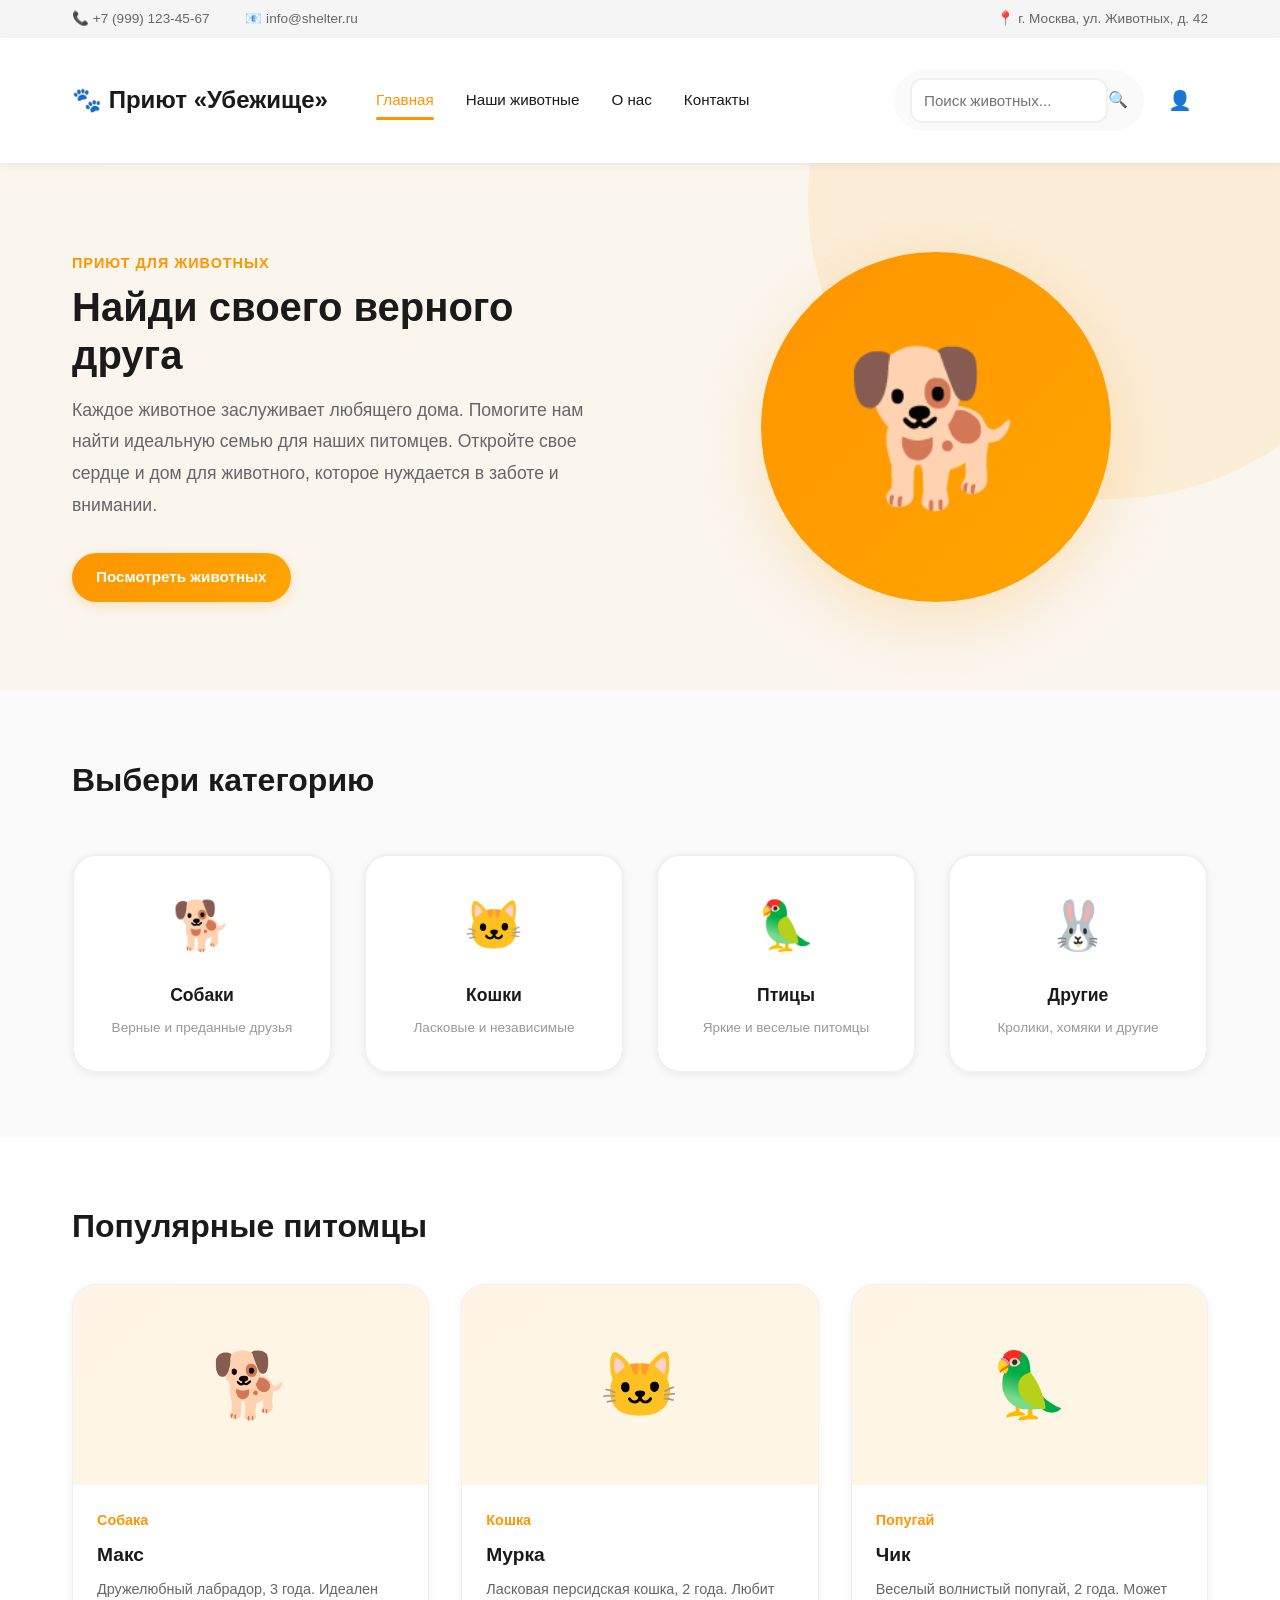
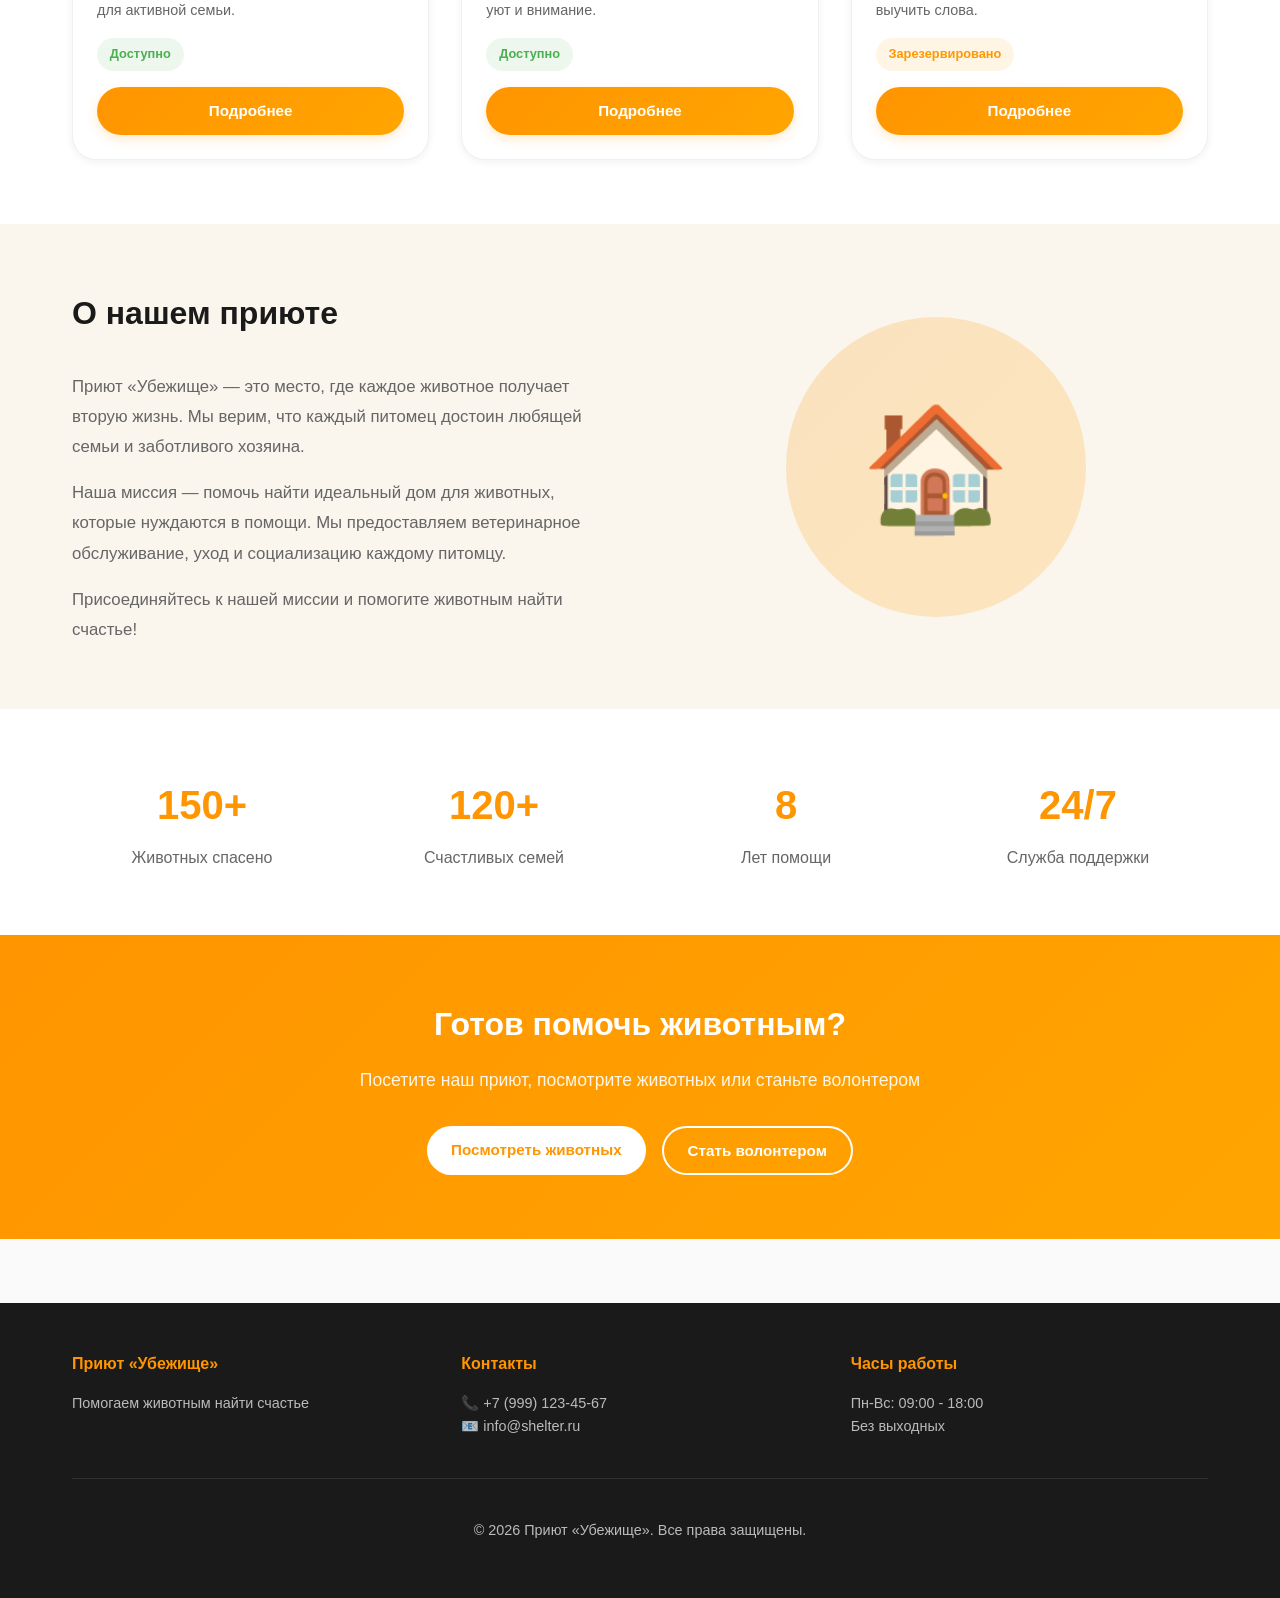
<file: index.html>
<!DOCTYPE html>
<html lang="ru">
<head>
    <meta charset="UTF-8">
    <meta name="viewport" content="width=device-width, initial-scale=1.0">
    <title>Приют «Убежище» - Найди своего питомца</title>
    <link rel="stylesheet" href="css/style.css">
</head>
<body>
    <!-- Notifications -->
    <div class="notifications"></div>

    <!-- Header Top -->
    <div class="header-top">
        <div class="container">
            <div>
                <span>📞 +7 (999) 123-45-67</span>
                <span style="margin-left: 2rem;">📧 info@shelter.ru</span>
            </div>
            <div>
                <span>📍 г. Москва, ул. Животных, д. 42</span>
            </div>
        </div>
    </div>

    <!-- Header -->
    <header>
        <div class="container">
            <h1>🐾 Приют «Убежище»</h1>
            <nav>
                <a href="index.html" class="active">Главная</a>
                <a href="animals.html">Наши животные</a>
                <a href="#about">О нас</a>
                <a href="#contact">Контакты</a>
            </nav>
            <div class="header-right">
                <div class="search-box">
                    <input type="text" placeholder="Поиск животных...">
                    <span>🔍</span>
                </div>
                <div class="header-icons">
                    <button id="login-btn" onclick="window.location.href='login.html'">👤</button>
                    <div id="user-info"></div>
                </div>
            </div>
        </div>
    </header>

    <!-- Hero Section -->
    <section class="hero">
        <div class="container">
            <div class="hero-content">
                <div class="label">Приют для животных</div>
                <h1>Найди своего верного друга</h1>
                <p>Каждое животное заслуживает любящего дома. Помогите нам найти идеальную семью для наших питомцев. Откройте свое сердце и дом для животного, которое нуждается в заботе и внимании.</p>
                <a href="animals.html" class="btn btn-primary">Посмотреть животных</a>
            </div>
            <div class="hero-image">
                <div class="hero-image-circle">🐕</div>
            </div>
        </div>
    </section>

    <!-- Categories Section -->
    <section class="categories-section">
        <div class="container">
            <h2>Выбери категорию</h2>
            <div class="categories-grid">
                <div class="category-card" onclick="window.location.href='animals.html?category=dogs'">
                    <span class="category-card-icon">🐕</span>
                    <h3>Собаки</h3>
                    <p>Верные и преданные друзья</p>
                </div>
                <div class="category-card" onclick="window.location.href='animals.html?category=cats'">
                    <span class="category-card-icon">🐱</span>
                    <h3>Кошки</h3>
                    <p>Ласковые и независимые</p>
                </div>
                <div class="category-card" onclick="window.location.href='animals.html?category=birds'">
                    <span class="category-card-icon">🦜</span>
                    <h3>Птицы</h3>
                    <p>Яркие и веселые питомцы</p>
                </div>
                <div class="category-card" onclick="window.location.href='animals.html?category=other'">
                    <span class="category-card-icon">🐰</span>
                    <h3>Другие</h3>
                    <p>Кролики, хомяки и другие</p>
                </div>
            </div>
        </div>
    </section>

    <!-- Featured Animals Section -->
    <section style="background-color: var(--bg-white); padding: 4rem 0;">
        <div class="container">
            <h2>Популярные питомцы</h2>
            <div class="grid grid-3">
                <div class="animal-card">
                    <div class="animal-card-image">🐕</div>
                    <div class="animal-card-content">
                        <div class="species">Собака</div>
                        <h3>Макс</h3>
                        <p>Дружелюбный лабрадор, 3 года. Идеален для активной семьи.</p>
                        <span class="status available">Доступно</span>
                        <a href="animal.html?id=1" class="btn btn-primary" style="width: 100%; text-align: center;">Подробнее</a>
                    </div>
                </div>
                <div class="animal-card">
                    <div class="animal-card-image">🐱</div>
                    <div class="animal-card-content">
                        <div class="species">Кошка</div>
                        <h3>Мурка</h3>
                        <p>Ласковая персидская кошка, 2 года. Любит уют и внимание.</p>
                        <span class="status available">Доступно</span>
                        <a href="animal.html?id=2" class="btn btn-primary" style="width: 100%; text-align: center;">Подробнее</a>
                    </div>
                </div>
                <div class="animal-card">
                    <div class="animal-card-image">🦜</div>
                    <div class="animal-card-content">
                        <div class="species">Попугай</div>
                        <h3>Чик</h3>
                        <p>Веселый волнистый попугай, 2 года. Может выучить слова.</p>
                        <span class="status reserved">Зарезервировано</span>
                        <a href="animal.html?id=5" class="btn btn-primary" style="width: 100%; text-align: center;">Подробнее</a>
                    </div>
                </div>
            </div>
        </div>
    </section>

    <!-- About Section -->
    <section id="about" style="background-color: rgba(255, 149, 0, 0.05); padding: 4rem 0;">
        <div class="container">
            <div style="display: grid; grid-template-columns: 1fr 1fr; gap: 3rem; align-items: center;">
                <div>
                    <h2>О нашем приюте</h2>
                    <p style="color: var(--text-gray); font-size: 1.05rem; line-height: 1.8; margin-bottom: 1rem;">
                        Приют «Убежище» — это место, где каждое животное получает вторую жизнь. Мы верим, что каждый питомец достоин любящей семьи и заботливого хозяина.
                    </p>
                    <p style="color: var(--text-gray); font-size: 1.05rem; line-height: 1.8; margin-bottom: 1rem;">
                        Наша миссия — помочь найти идеальный дом для животных, которые нуждаются в помощи. Мы предоставляем ветеринарное обслуживание, уход и социализацию каждому питомцу.
                    </p>
                    <p style="color: var(--text-gray); font-size: 1.05rem; line-height: 1.8;">
                        Присоединяйтесь к нашей миссии и помогите животным найти счастье!
                    </p>
                </div>
                <div style="display: flex; justify-content: center;">
                    <div style="width: 300px; height: 300px; background: linear-gradient(135deg, rgba(255, 149, 0, 0.2) 0%, rgba(255, 165, 0, 0.2) 100%); border-radius: 50%; display: flex; justify-content: center; align-items: center; font-size: 120px;">
                        🏠
                    </div>
                </div>
            </div>
        </div>
    </section>

    <!-- Stats Section -->
    <section style="background-color: var(--bg-white); padding: 4rem 0;">
        <div class="container">
            <div style="display: grid; grid-template-columns: repeat(auto-fit, minmax(200px, 1fr)); gap: 2rem; text-align: center;">
                <div>
                    <h3 style="font-size: 2.5rem; color: var(--primary-orange); margin-bottom: 0.5rem;">150+</h3>
                    <p style="color: var(--text-gray);">Животных спасено</p>
                </div>
                <div>
                    <h3 style="font-size: 2.5rem; color: var(--primary-orange); margin-bottom: 0.5rem;">120+</h3>
                    <p style="color: var(--text-gray);">Счастливых семей</p>
                </div>
                <div>
                    <h3 style="font-size: 2.5rem; color: var(--primary-orange); margin-bottom: 0.5rem;">8</h3>
                    <p style="color: var(--text-gray);">Лет помощи</p>
                </div>
                <div>
                    <h3 style="font-size: 2.5rem; color: var(--primary-orange); margin-bottom: 0.5rem;">24/7</h3>
                    <p style="color: var(--text-gray);">Служба поддержки</p>
                </div>
            </div>
        </div>
    </section>

    <!-- CTA Section -->
    <section id="contact" style="background: linear-gradient(135deg, var(--primary-orange) 0%, var(--accent-orange) 100%); padding: 4rem 0; color: white;">
        <div class="container" style="text-align: center;">
            <h2 style="color: white; margin-bottom: 1rem;">Готов помочь животным?</h2>
            <p style="font-size: 1.1rem; margin-bottom: 2rem; color: rgba(255, 255, 255, 0.9);">
                Посетите наш приют, посмотрите животных или станьте волонтером
            </p>
            <div style="display: flex; gap: 1rem; justify-content: center; flex-wrap: wrap;">
                <a href="animals.html" class="btn" style="background-color: white; color: var(--primary-orange);">Посмотреть животных</a>
                <button class="btn" style="background-color: transparent; border: 2px solid white; color: white;" onclick="showNotification('Спасибо за интерес! Свяжитесь с нами по телефону.', 'success')">Стать волонтером</button>
            </div>
        </div>
    </section>

    <!-- Footer -->
    <footer>
        <div class="container">
            <div class="grid grid-3">
                <div>
                    <h4>Приют «Убежище»</h4>
                    <p>Помогаем животным найти счастье</p>
                </div>
                <div>
                    <h4>Контакты</h4>
                    <p>📞 +7 (999) 123-45-67<br>📧 info@shelter.ru</p>
                </div>
                <div>
                    <h4>Часы работы</h4>
                    <p>Пн-Вс: 09:00 - 18:00<br>Без выходных</p>
                </div>
            </div>
            <div class="footer-bottom">
                <p>&copy; 2026 Приют «Убежище». Все права защищены.</p>
            </div>
        </div>
    </footer>

    <script src="js/app.js"></script>
</body>
</html>
</file>
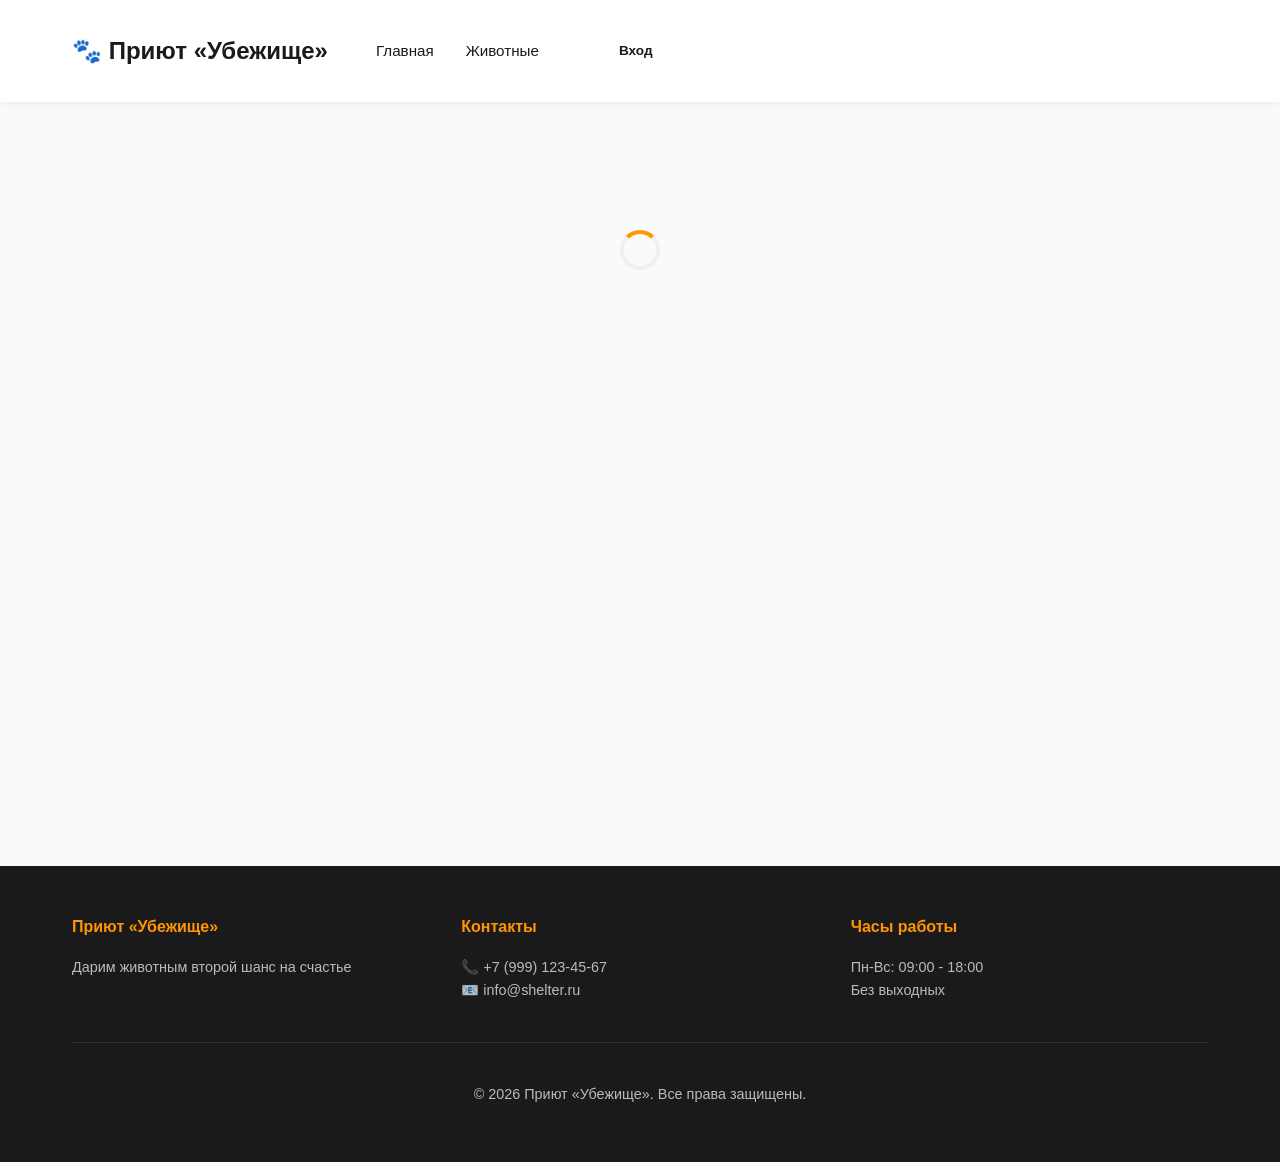
<file: account.html>
<!DOCTYPE html>
<html lang="ru">
<head>
    <meta charset="UTF-8">
    <meta name="viewport" content="width=device-width, initial-scale=1.0">
    <title>Мой аккаунт - Приют для животных</title>
    <link rel="stylesheet" href="css/style.css">
</head>
<body>
    <!-- Notifications -->
    <div class="notifications"></div>

    <!-- Header -->
    <header>
        <div class="container">
            <h1>🐾 Приют «Убежище»</h1>
            <nav>
                <a href="index.html">Главная</a>
                <a href="animals.html">Животные</a>
                <div id="user-info"></div>
                <a id="login-btn" href="login.html" class="btn btn-small" style="background-color: white; color: var(--primary);">Вход</a>
            </nav>
        </div>
    </header>

    <!-- Account Content -->
    <section style="min-height: calc(100vh - 200px);">
        <div class="container">
            <div id="account-content">
                <div style="text-align: center; padding: 3rem;">
                    <div class="loader"></div>
                </div>
            </div>
        </div>
    </section>

    <!-- Footer -->
    <footer>
        <div class="container">
            <div class="grid grid-3">
                <div>
                    <h4>Приют «Убежище»</h4>
                    <p>Дарим животным второй шанс на счастье</p>
                </div>
                <div>
                    <h4>Контакты</h4>
                    <p>📞 +7 (999) 123-45-67<br>📧 info@shelter.ru</p>
                </div>
                <div>
                    <h4>Часы работы</h4>
                    <p>Пн-Вс: 09:00 - 18:00<br>Без выходных</p>
                </div>
            </div>
            <div class="footer-bottom">
                <p>&copy; 2026 Приют «Убежище». Все права защищены.</p>
            </div>
        </div>
    </footer>

    <script src="js/app.js"></script>
    <script>
        function loadAccountPage() {
            if (!isLoggedIn()) {
                window.location.href = 'login.html';
                return;
            }
            
            const user = getUser();
            const bookings = getMyBookings();
            
            const statusLabels = {
                'pending': 'В ожидании',
                'approved': 'Одобрено',
                'rejected': 'Отклонено',
                'cancelled': 'Отменено'
            };
            
            const statusBadges = {
                'pending': 'badge-warning',
                'approved': 'badge-primary',
                'rejected': 'badge-danger',
                'cancelled': 'badge-danger'
            };
            
            const activeBookings = bookings.filter(b => ['pending', 'approved'].includes(b.status));
            const pastBookings = bookings.filter(b => !['pending', 'approved'].includes(b.status));
            
            let html = `
                <div class="card" style="margin-bottom: 3rem; background: linear-gradient(135deg, rgba(8,145,178,0.05) 0%, rgba(6,182,212,0.05) 100%);">
                    <h2 style="color: var(--primary); margin-top: 0;">👤 Мой профиль</h2>
                    <div class="grid grid-2" style="gap: 2rem; margin-bottom: 2rem;">
                        <div>
                            <p style="color: var(--text-light); margin: 0; font-size: 0.9rem; text-transform: uppercase; letter-spacing: 0.5px;">Имя</p>
                            <p style="margin: 0.5rem 0 0 0; font-weight: 600; color: var(--text); font-size: 1.25rem;">${user.name}</p>
                        </div>
                        <div>
                            <p style="color: var(--text-light); margin: 0; font-size: 0.9rem; text-transform: uppercase; letter-spacing: 0.5px;">Email</p>
                            <p style="margin: 0.5rem 0 0 0; font-weight: 600; color: var(--text); font-size: 1.25rem;">${user.email}</p>
                        </div>
                    </div>
                    <button class="btn btn-outline" onclick="logout()" style="width: 100%; padding: 0.75rem;">Выход из аккаунта</button>
                </div>

                <h2 style="color: var(--primary); margin-bottom: 1.5rem;">📋 Мои бронирования</h2>
            `;
            
            if (bookings.length === 0) {
                html += `
                    <div class="card" style="text-align: center; padding: 3rem;">
                        <div style="font-size: 4rem; margin-bottom: 1rem;">🐾</div>
                        <p style="font-size: 1.1rem; margin-bottom: 1rem; color: var(--text);">У вас еще нет бронирований</p>
                        <p style="color: var(--text-light); margin-bottom: 1.5rem;">Начните поиск своего верного друга прямо сейчас!</p>
                        <a href="animals.html" class="btn btn-primary">Посмотреть животных</a>
                    </div>
                `;
            } else {
                html += `
                    <div style="margin-bottom: 3rem;">
                        <h3 style="color: var(--primary); margin-bottom: 1.5rem;">✨ Активные бронирования (${activeBookings.length})</h3>
                        ${activeBookings.length === 0 ? `
                            <div class="card" style="text-align: center; padding: 2rem; color: var(--text-light);">
                                Нет активных бронирований
                            </div>
                        ` : `
                            <div class="grid grid-1" style="gap: 1.5rem;">
                                ${activeBookings.map(b => `
                                    <div class="card">
                                        <div style="display: flex; justify-content: space-between; align-items: start; margin-bottom: 1rem;">
                                            <div>
                                                <h3 style="margin: 0; color: var(--primary); font-size: 1.25rem;">${b.animalName}</h3>
                                                <p style="margin: 0.25rem 0 0 0; color: var(--text-light);">${b.species}</p>
                                            </div>
                                            <span class="badge ${statusBadges[b.status]}">${statusLabels[b.status]}</span>
                                        </div>
                                        <p style="color: var(--text-light); margin: 0; font-size: 0.9rem;">
                                            📅 Дата бронирования: ${new Date(b.createdAt).toLocaleDateString('ru-RU', { year: 'numeric', month: 'long', day: 'numeric' })}
                                        </p>
                                    </div>
                                `).join('')}
                            </div>
                        `}
                    </div>

                    <div>
                        <h3 style="color: var(--primary); margin-bottom: 1.5rem;">📚 История бронирований (${pastBookings.length})</h3>
                        ${pastBookings.length === 0 ? `
                            <div class="card" style="text-align: center; padding: 2rem; color: var(--text-light);">
                                Нет завершенных бронирований
                            </div>
                        ` : `
                            <div class="grid grid-1" style="gap: 1.5rem;">
                                ${pastBookings.map(b => `
                                    <div class="card" style="opacity: 0.7; background-color: #f8fafc;">
                                        <div style="display: flex; justify-content: space-between; align-items: start; margin-bottom: 1rem;">
                                            <div>
                                                <h3 style="margin: 0; color: var(--primary); font-size: 1.25rem;">${b.animalName}</h3>
                                                <p style="margin: 0.25rem 0 0 0; color: var(--text-light);">${b.species}</p>
                                            </div>
                                            <span class="badge ${statusBadges[b.status]}">${statusLabels[b.status]}</span>
                                        </div>
                                        <p style="color: var(--text-light); margin: 0; font-size: 0.9rem;">
                                            📅 Дата бронирования: ${new Date(b.createdAt).toLocaleDateString('ru-RU', { year: 'numeric', month: 'long', day: 'numeric' })}
                                        </p>
                                    </div>
                                `).join('')}
                            </div>
                        `}
                    </div>
                `;
            }
            
            document.getElementById('account-content').innerHTML = html;
        }

        loadAccountPage();
    </script>
</body>
</html>
</file>
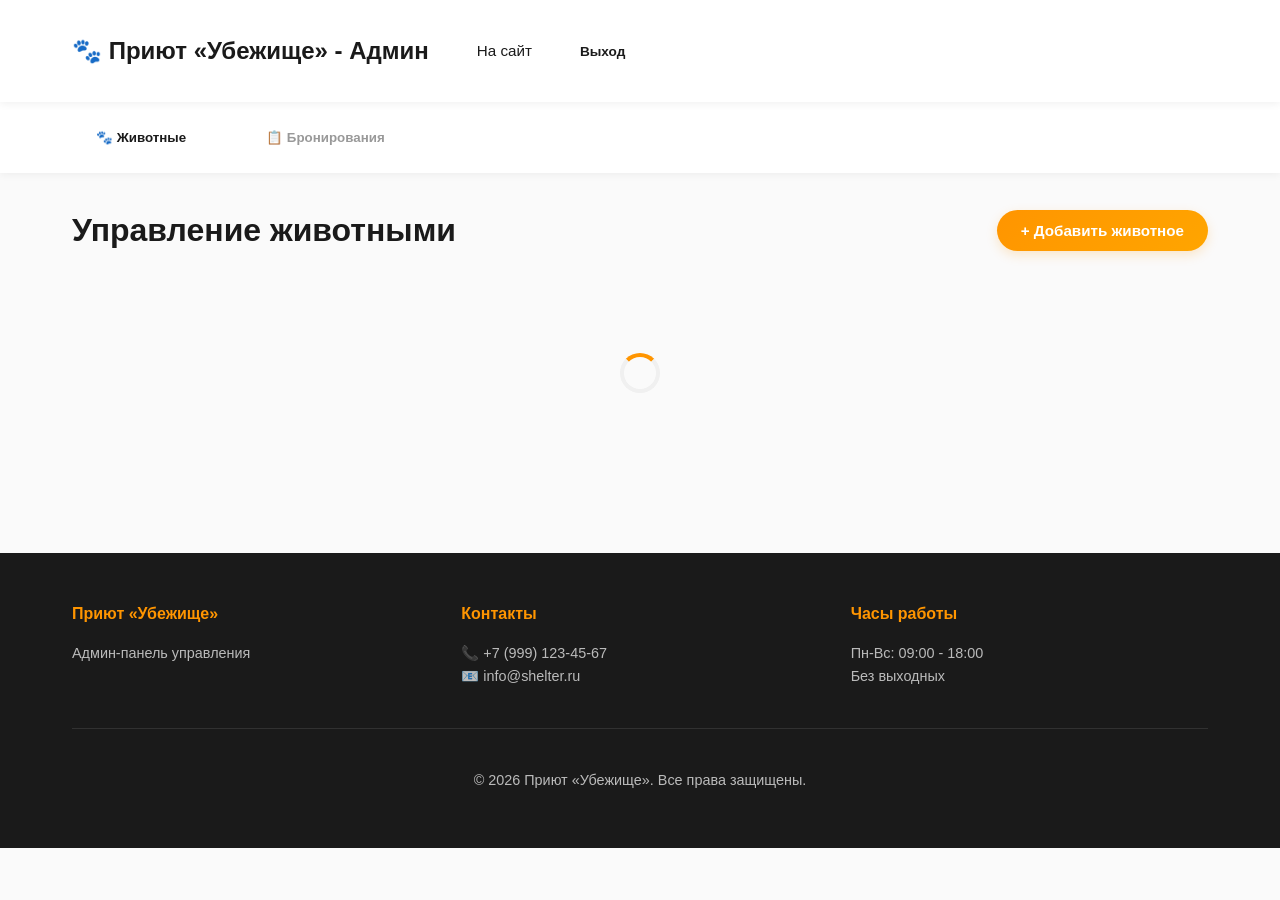
<file: admin.html>
<!DOCTYPE html>
<html lang="ru">
<head>
    <meta charset="UTF-8">
    <meta name="viewport" content="width=device-width, initial-scale=1.0">
    <title>Админ-панель - Приют для животных</title>
    <link rel="stylesheet" href="css/style.css">
</head>
<body>
    <!-- Notifications -->
    <div class="notifications"></div>

    <!-- Header -->
    <header>
        <div class="container">
            <h1>🐾 Приют «Убежище» - Админ</h1>
            <nav>
                <a href="index.html">На сайт</a>
                <button class="btn btn-small" style="background-color: white; color: var(--primary);" onclick="logout()">Выход</button>
            </nav>
        </div>
    </header>

    <!-- Tabs -->
    <section style="background-color: white; border-bottom: 1px solid var(--border); padding: 1rem 0; position: sticky; top: 80px; z-index: 50; box-shadow: 0 2px 8px rgba(0,0,0,0.05);">
        <div class="container">
            <div style="display: flex; gap: 2rem;">
                <button class="tab-btn" onclick="switchTab('animals')" style="padding: 0.75rem 1.5rem; border: none; background: none; cursor: pointer; font-weight: 600; color: var(--primary); border-bottom: 3px solid var(--primary);">
                    🐾 Животные
                </button>
                <button class="tab-btn" onclick="switchTab('bookings')" style="padding: 0.75rem 1.5rem; border: none; background: none; cursor: pointer; font-weight: 600; color: var(--text-light);">
                    📋 Бронирования
                </button>
            </div>
        </div>
    </section>

    <!-- Content -->
    <section style="padding: 2rem 0;">
        <div class="container">
            <!-- Animals Tab -->
            <div id="animals-tab" class="tab-content">
                <div style="display: flex; justify-content: space-between; align-items: center; margin-bottom: 2rem;">
                    <h2 style="margin: 0; color: var(--primary);">Управление животными</h2>
                    <button class="btn btn-primary" onclick="showAddAnimalForm()">+ Добавить животное</button>
                </div>

                <!-- Add/Edit Animal Form -->
                <div id="animal-form" class="card" style="margin-bottom: 2rem; display: none;">
                    <h3 style="color: var(--primary); margin-top: 0;">Добавить/Редактировать животное</h3>
                    <form id="animal-edit-form" style="display: grid; grid-template-columns: repeat(auto-fit, minmax(250px, 1fr)); gap: 1rem;">
                        <div class="form-group" style="margin-bottom: 0;">
                            <label>Имя</label>
                            <input type="text" id="animal-name" required>
                        </div>
                        <div class="form-group" style="margin-bottom: 0;">
                            <label>Вид</label>
                            <input type="text" id="animal-species" required>
                        </div>
                        <div class="form-group" style="margin-bottom: 0;">
                            <label>Порода</label>
                            <input type="text" id="animal-breed">
                        </div>
                        <div class="form-group" style="margin-bottom: 0;">
                            <label>Возраст (лет)</label>
                            <input type="number" id="animal-age">
                        </div>
                        <div class="form-group" style="margin-bottom: 0; grid-column: 1/-1;">
                            <label>Описание</label>
                            <textarea id="animal-description" rows="3"></textarea>
                        </div>
                        <div class="form-group" style="margin-bottom: 0;">
                            <label>Статус</label>
                            <select id="animal-status">
                                <option value="available">Доступно</option>
                                <option value="reserved">Зарезервировано</option>
                                <option value="adopted">Усыновлено</option>
                            </select>
                        </div>
                        <div style="grid-column: 1/-1; display: flex; gap: 1rem;">
                            <button type="submit" class="btn btn-primary">Сохранить</button>
                            <button type="button" class="btn btn-outline" onclick="hideAddAnimalForm()">Отмена</button>
                        </div>
                    </form>
                </div>

                <!-- Animals List -->
                <div id="animals-list" class="grid grid-3" style="gap: 1rem;">
                    <div style="grid-column: 1/-1; text-align: center; padding: 2rem;">
                        <div class="loader"></div>
                    </div>
                </div>
            </div>

            <!-- Bookings Tab -->
            <div id="bookings-tab" class="tab-content" style="display: none;">
                <h2 style="margin: 0 0 2rem 0; color: var(--primary);">Управление бронированиями</h2>
                <div id="bookings-list" class="grid grid-1" style="gap: 1rem;">
                    <div style="text-align: center; padding: 2rem;">
                        <div class="loader"></div>
                    </div>
                </div>
            </div>
        </div>
    </section>

    <!-- Footer -->
    <footer>
        <div class="container">
            <div class="grid grid-3">
                <div>
                    <h4>Приют «Убежище»</h4>
                    <p>Админ-панель управления</p>
                </div>
                <div>
                    <h4>Контакты</h4>
                    <p>📞 +7 (999) 123-45-67<br>📧 info@shelter.ru</p>
                </div>
                <div>
                    <h4>Часы работы</h4>
                    <p>Пн-Вс: 09:00 - 18:00<br>Без выходных</p>
                </div>
            </div>
            <div class="footer-bottom">
                <p>&copy; 2026 Приют «Убежище». Все права защищены.</p>
            </div>
        </div>
    </footer>

    <script src="js/app.js"></script>
    <script>
        // Check admin access
        if (!isAdmin()) {
            window.location.href = 'index.html';
        }

        function switchTab(tab) {
            document.querySelectorAll('.tab-content').forEach(el => el.style.display = 'none');
            document.querySelectorAll('.tab-btn').forEach(el => {
                el.style.color = 'var(--text-light)';
                el.style.borderBottom = 'none';
            });
            
            document.getElementById(tab + '-tab').style.display = 'block';
            event.target.style.color = 'var(--primary)';
            event.target.style.borderBottom = '3px solid var(--primary)';
            
            if (tab === 'animals') {
                loadAnimalsAdmin();
            } else if (tab === 'bookings') {
                loadBookingsAdmin();
            }
        }

        function showAddAnimalForm() {
            document.getElementById('animal-form').style.display = 'block';
            document.getElementById('animal-name').value = '';
            document.getElementById('animal-species').value = '';
            document.getElementById('animal-breed').value = '';
            document.getElementById('animal-age').value = '';
            document.getElementById('animal-description').value = '';
            document.getElementById('animal-status').value = 'available';
        }

        function hideAddAnimalForm() {
            document.getElementById('animal-form').style.display = 'none';
        }

        document.getElementById('animal-edit-form').addEventListener('submit', (e) => {
            e.preventDefault();
            showNotification('Животное успешно добавлено!', 'success');
            hideAddAnimalForm();
            loadAnimalsAdmin();
        });

        function loadAnimalsAdmin() {
            const animals = getAnimals();
            const container = document.getElementById('animals-list');
            
            if (animals.length === 0) {
                container.innerHTML = '<div style="grid-column: 1/-1; text-align: center; padding: 2rem;"><p>Нет животных</p></div>';
                return;
            }
            
            container.innerHTML = animals.slice(0, 8).map(animal => `
                <div class="card">
                    <div style="display: flex; justify-content: space-between; align-items: start; margin-bottom: 1rem;">
                        <div>
                            <h3 style="margin: 0; color: var(--primary);">${animal.name}</h3>
                            <p style="margin: 0.25rem 0 0 0; color: var(--text-light);">${animal.species}</p>
                        </div>
                        <span class="badge badge-primary">${animal.status}</span>
                    </div>
                    ${animal.breed ? `<p style="margin: 0.5rem 0; font-size: 0.9rem;"><strong>Порода:</strong> ${animal.breed}</p>` : ''}
                    ${animal.age ? `<p style="margin: 0.5rem 0; font-size: 0.9rem;"><strong>Возраст:</strong> ${animal.age} лет</p>` : ''}
                    <div style="display: flex; gap: 0.5rem; margin-top: 1rem;">
                        <button class="btn btn-small btn-outline" onclick="showNotification('Функция редактирования в разработке', 'info')">Редактировать</button>
                        <button class="btn btn-small" style="background-color: var(--danger); color: white;" onclick="if(confirm('Удалить?')) showNotification('Животное удалено', 'success')">Удалить</button>
                    </div>
                </div>
            `).join('');
        }

        function loadBookingsAdmin() {
            const bookings = JSON.parse(localStorage.getItem('bookings') || '[]');
            const container = document.getElementById('bookings-list');
            
            if (bookings.length === 0) {
                container.innerHTML = '<div style="grid-column: 1/-1; text-align: center; padding: 2rem;"><p>Нет бронирований</p></div>';
                return;
            }
            
            const statusLabels = {
                'pending': 'В ожидании',
                'approved': 'Одобрено',
                'rejected': 'Отклонено'
            };
            
            container.innerHTML = bookings.map(booking => `
                <div class="card">
                    <div style="display: grid; grid-template-columns: 1fr 1fr; gap: 1rem; margin-bottom: 1rem;">
                        <div>
                            <p style="color: var(--text-light); margin: 0; font-size: 0.9rem;">Животное</p>
                            <p style="margin: 0; font-weight: 600; color: var(--text);">${booking.animalName}</p>
                        </div>
                        <div>
                            <p style="color: var(--text-light); margin: 0; font-size: 0.9rem;">Статус</p>
                            <span class="badge badge-primary">${statusLabels[booking.status]}</span>
                        </div>
                    </div>
                    ${booking.status === 'pending' ? `
                    <div style="display: flex; gap: 0.5rem;">
                        <button class="btn btn-small btn-primary" onclick="showNotification('Бронирование одобрено', 'success')">Одобрить</button>
                        <button class="btn btn-small btn-outline" onclick="showNotification('Бронирование отклонено', 'warning')">Отклонить</button>
                    </div>
                    ` : ''}
                </div>
            `).join('');
        }

        // Load animals on page load
        loadAnimalsAdmin();
    </script>
</body>
</html>
</file>
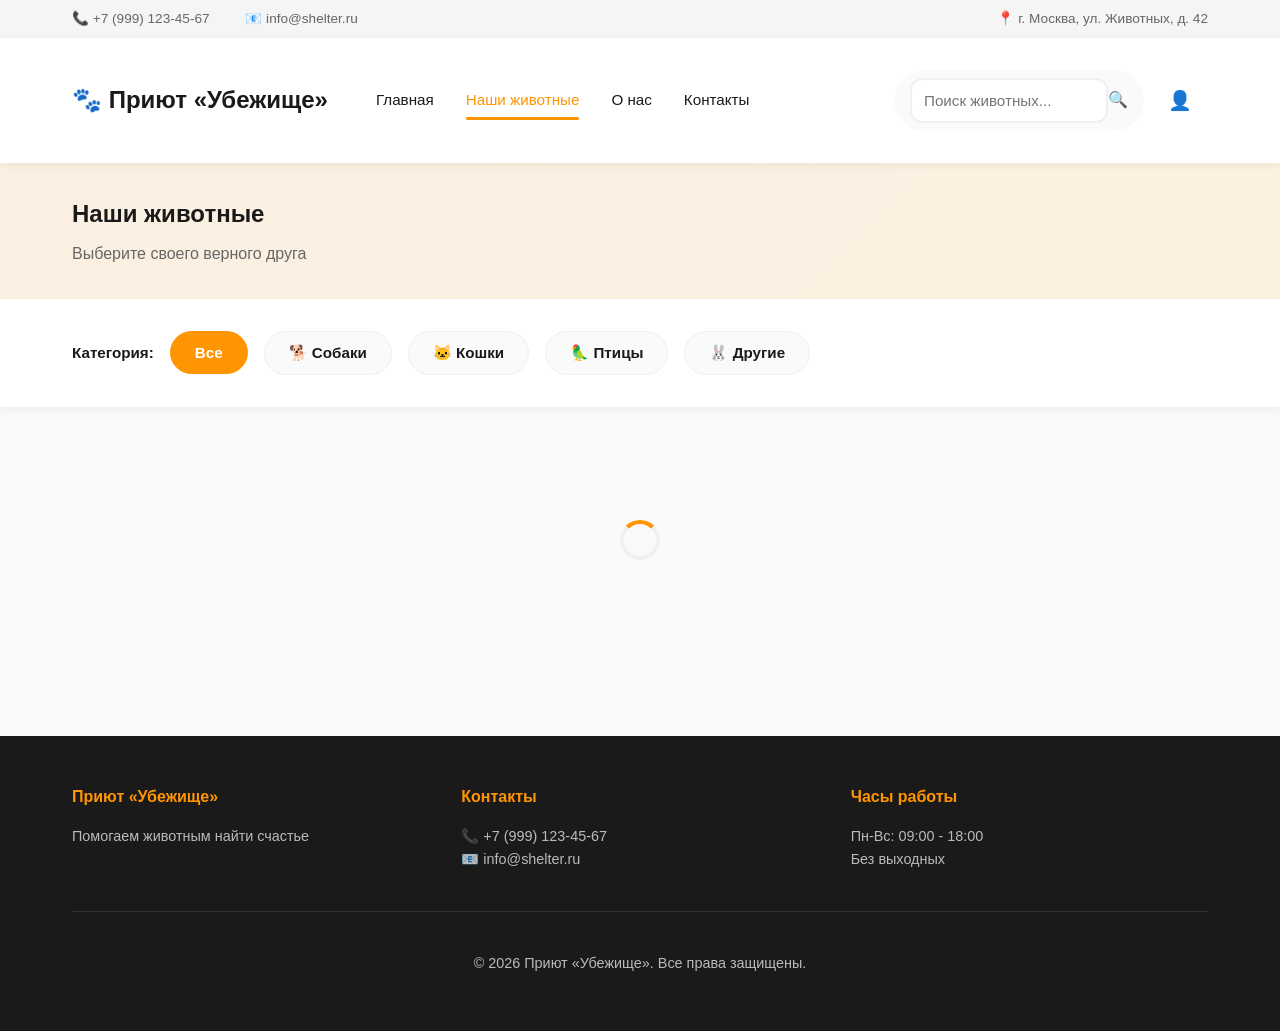
<file: animal.html>
<!DOCTYPE html>
<html lang="ru">
<head>
    <meta charset="UTF-8">
    <meta name="viewport" content="width=device-width, initial-scale=1.0">
    <title>Профиль животного - Приют для животных</title>
    <link rel="stylesheet" href="css/style.css">
</head>
<body>
    <!-- Notifications -->
    <div class="notifications"></div>

    <!-- Header -->
    <header>
        <div class="container">
            <h1>🐾 Приют «Убежище»</h1>
            <nav>
                <a href="index.html">Главная</a>
                <a href="animals.html">Животные</a>
                <div id="user-info"></div>
                <a id="login-btn" href="login.html" class="btn btn-small" style="background-color: white; color: var(--primary);">Вход</a>
            </nav>
        </div>
    </header>

    <!-- Breadcrumb -->
    <section style="background-color: var(--bg); padding: 1rem 0; border-bottom: 1px solid var(--border);">
        <div class="container">
            <a href="animals.html" style="color: var(--primary); text-decoration: none; font-weight: 600;">← Вернуться к животным</a>
        </div>
    </section>

    <!-- Animal Detail -->
    <section>
        <div class="container">
            <div id="animal-detail" class="grid grid-2" style="gap: 3rem; margin-top: 2rem;">
                <div style="text-align: center;">
                    <div class="loader"></div>
                </div>
            </div>
        </div>
    </section>

    <!-- Footer -->
    <footer>
        <div class="container">
            <div class="grid grid-3">
                <div>
                    <h4>Приют «Убежище»</h4>
                    <p>Дарим животным второй шанс на счастье</p>
                </div>
                <div>
                    <h4>Контакты</h4>
                    <p>📞 +7 (999) 123-45-67<br>📧 info@shelter.ru</p>
                </div>
                <div>
                    <h4>Часы работы</h4>
                    <p>Пн-Вс: 09:00 - 18:00<br>Без выходных</p>
                </div>
            </div>
            <div class="footer-bottom">
                <p>&copy; 2026 Приют «Убежище». Все права защищены.</p>
            </div>
        </div>
    </footer>

    <script src="js/app.js"></script>
    <script>
        function loadAnimalDetail() {
            const params = new URLSearchParams(window.location.search);
            const id = params.get('id');
            
            if (!id) {
                window.location.href = 'animals.html';
                return;
            }
            
            const animal = getAnimal(id);
            
            if (!animal) {
                document.getElementById('animal-detail').innerHTML = '<div style="grid-column: 1/-1; text-align: center; padding: 3rem;"><p>Животное не найдено</p></div>';
                return;
            }
            
            const statusLabels = {
                'available': 'Доступно',
                'reserved': 'Зарезервировано',
                'adopted': 'Усыновлено'
            };
            
            const statusColors = {
                'available': 'badge-primary',
                'reserved': 'badge-warning',
                'adopted': 'badge-danger'
            };
            
            document.getElementById('animal-detail').innerHTML = `
                <div>
                    <div style="background: linear-gradient(135deg, rgba(8,145,178,0.1) 0%, rgba(6,182,212,0.1) 100%); border-radius: 1rem; overflow: hidden; margin-bottom: 2rem; display: flex; align-items: center; justify-content: center; height: 400px; font-size: 8rem;">
                        ${animal.photo}
                    </div>
                </div>
                <div>
                    <div style="display: flex; justify-content: space-between; align-items: start; margin-bottom: 2rem;">
                        <div>
                            <h1 style="margin: 0; color: var(--primary); font-size: 2.5rem;">${animal.name}</h1>
                            <p style="color: var(--text-light); font-size: 1.1rem; margin: 0.5rem 0 0 0;">${animal.species}</p>
                        </div>
                        <span class="badge ${statusColors[animal.status]}" style="font-size: 1rem; padding: 0.5rem 1rem;">${statusLabels[animal.status]}</span>
                    </div>

                    <div class="card" style="margin-bottom: 1.5rem;">
                        <h3 style="color: var(--primary); margin-top: 0;">📋 Информация</h3>
                        <div style="display: grid; grid-template-columns: 1fr 1fr; gap: 1.5rem;">
                            <div>
                                <p style="color: var(--text-light); margin: 0; font-size: 0.9rem; text-transform: uppercase; letter-spacing: 0.5px;">Вид</p>
                                <p style="margin: 0.5rem 0 0 0; font-weight: 600; color: var(--text); font-size: 1.1rem;">${animal.species}</p>
                            </div>
                            ${animal.breed ? `
                            <div>
                                <p style="color: var(--text-light); margin: 0; font-size: 0.9rem; text-transform: uppercase; letter-spacing: 0.5px;">Порода</p>
                                <p style="margin: 0.5rem 0 0 0; font-weight: 600; color: var(--text); font-size: 1.1rem;">${animal.breed}</p>
                            </div>
                            ` : ''}
                            ${animal.age ? `
                            <div>
                                <p style="color: var(--text-light); margin: 0; font-size: 0.9rem; text-transform: uppercase; letter-spacing: 0.5px;">Возраст</p>
                                <p style="margin: 0.5rem 0 0 0; font-weight: 600; color: var(--text); font-size: 1.1rem;">${animal.age} ${animal.age === 1 ? 'год' : animal.age < 5 ? 'года' : 'лет'}</p>
                            </div>
                            ` : ''}
                            <div>
                                <p style="color: var(--text-light); margin: 0; font-size: 0.9rem; text-transform: uppercase; letter-spacing: 0.5px;">Статус</p>
                                <p style="margin: 0.5rem 0 0 0; font-weight: 600; color: var(--text); font-size: 1.1rem;">${statusLabels[animal.status]}</p>
                            </div>
                        </div>
                    </div>

                    ${animal.description ? `
                    <div class="card" style="margin-bottom: 1.5rem;">
                        <h3 style="color: var(--primary); margin-top: 0;">📝 Описание</h3>
                        <p style="line-height: 1.8; color: var(--text); font-size: 1rem;">${animal.description}</p>
                    </div>
                    ` : ''}

                    <div class="card" style="background: linear-gradient(135deg, rgba(8,145,178,0.05) 0%, rgba(6,182,212,0.05) 100%); margin-bottom: 1.5rem;">
                        <h3 style="color: var(--primary); margin-top: 0;">❤️ Требования к хозяину</h3>
                        <ul style="margin: 0; padding-left: 1.5rem; color: var(--text); line-height: 1.8;">
                            <li>Любовь и забота к животному</li>
                            <li>Регулярные прогулки и активность</li>
                            <li>Ветеринарное обслуживание и здоровье</li>
                            <li>Безопасная и комфортная среда проживания</li>
                            <li>Терпение и понимание к особенностям животного</li>
                        </ul>
                    </div>

                    ${animal.status === 'available' ? `
                    <button class="btn btn-primary" onclick="bookAnimal(${animal.id})" style="width: 100%; padding: 1rem; font-size: 1.1rem; font-weight: 700;">
                        🐾 Забронировать / Зарезервировать
                    </button>
                    ` : `
                    <button class="btn" style="width: 100%; padding: 1rem; font-size: 1.1rem; background-color: #cbd5e1; color: var(--text-light); cursor: not-allowed;" disabled>
                        ${statusLabels[animal.status]}
                    </button>
                    `}
                </div>
            `;
        }

        function bookAnimal(animalId) {
            if (!isLoggedIn()) {
                showNotification('Пожалуйста, войдите в аккаунт для бронирования', 'warning');
                setTimeout(() => window.location.href = 'login.html', 1500);
                return;
            }
            
            if (createBooking(animalId)) {
                setTimeout(() => window.location.href = 'account.html', 1500);
            }
        }

        loadAnimalDetail();
    </script>
</body>
</html>
</file>
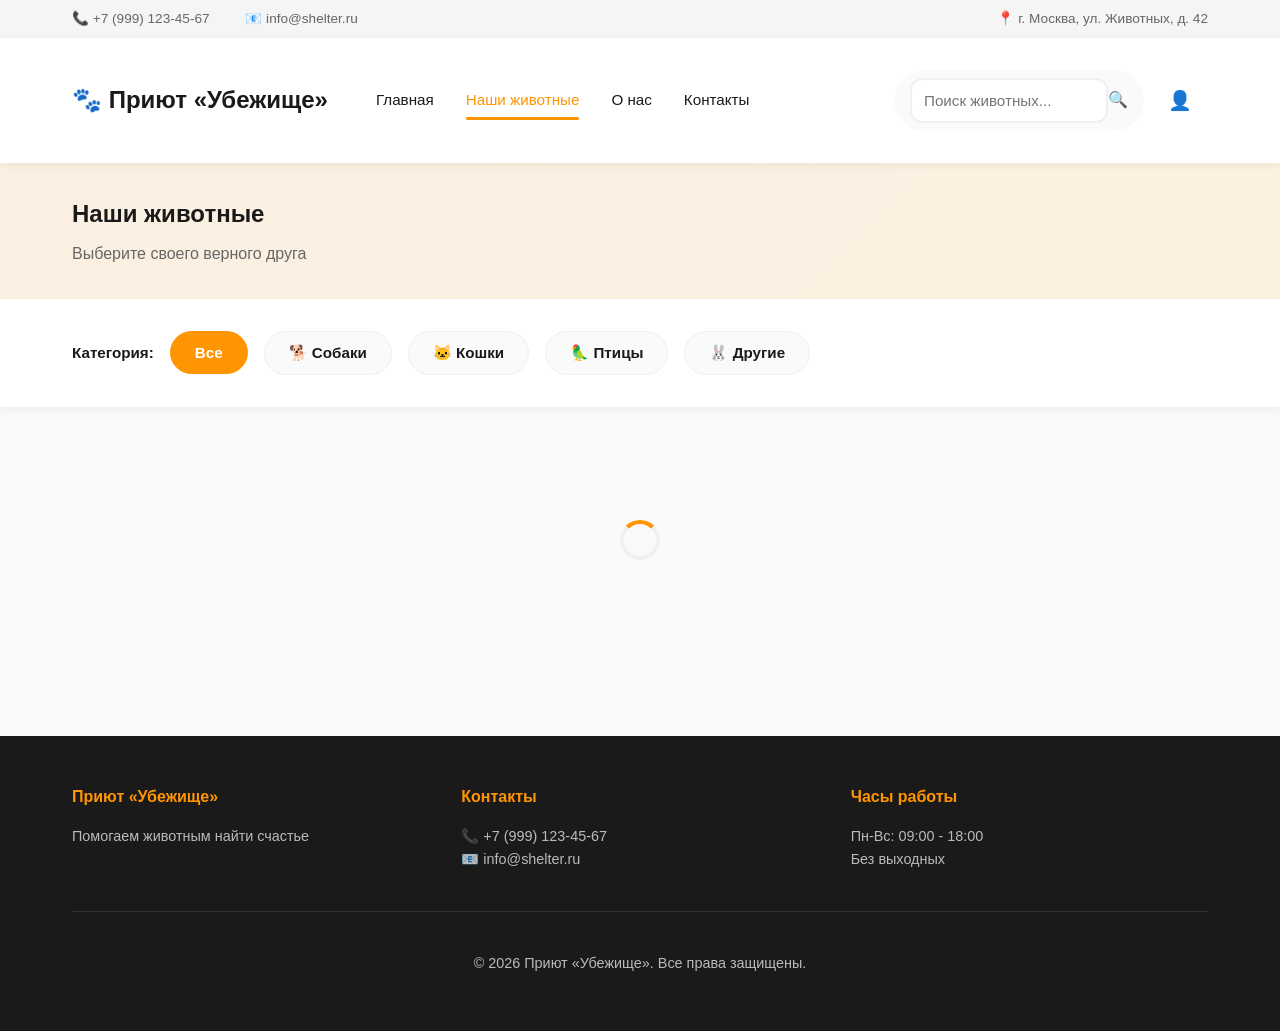
<file: animals.html>
<!DOCTYPE html>
<html lang="ru">
<head>
    <meta charset="UTF-8">
    <meta name="viewport" content="width=device-width, initial-scale=1.0">
    <title>Наши животные - Приют «Убежище»</title>
    <link rel="stylesheet" href="css/style.css">
</head>
<body>
    <!-- Notifications -->
    <div class="notifications"></div>

    <!-- Header Top -->
    <div class="header-top">
        <div class="container">
            <div>
                <span>📞 +7 (999) 123-45-67</span>
                <span style="margin-left: 2rem;">📧 info@shelter.ru</span>
            </div>
            <div>
                <span>📍 г. Москва, ул. Животных, д. 42</span>
            </div>
        </div>
    </div>

    <!-- Header -->
    <header>
        <div class="container">
            <h1>🐾 Приют «Убежище»</h1>
            <nav>
                <a href="index.html">Главная</a>
                <a href="animals.html" class="active">Наши животные</a>
                <a href="index.html#about">О нас</a>
                <a href="index.html#contact">Контакты</a>
            </nav>
            <div class="header-right">
                <div class="search-box">
                    <input type="text" placeholder="Поиск животных..." id="search-input">
                    <span>🔍</span>
                </div>
                <div class="header-icons">
                    <button id="login-btn" onclick="window.location.href='login.html'">👤</button>
                    <div id="user-info"></div>
                </div>
            </div>
        </div>
    </header>

    <!-- Hero Section -->
    <section style="background: linear-gradient(135deg, rgba(255, 149, 0, 0.1) 0%, rgba(255, 165, 0, 0.1) 100%); padding: 2rem 0;">
        <div class="container">
            <h1 style="color: var(--text-dark); margin: 0;">Наши животные</h1>
            <p style="color: var(--text-gray); margin: 0.5rem 0 0 0;">Выберите своего верного друга</p>
        </div>
    </section>

    <!-- Filters Section -->
    <section style="background-color: var(--bg-white); padding: 2rem 0; border-bottom: 1px solid var(--border-light); position: sticky; top: 140px; z-index: 50; box-shadow: 0 2px 8px rgba(0,0,0,0.05);">
        <div class="container">
            <div style="display: flex; gap: 1rem; flex-wrap: wrap; align-items: center;">
                <label style="margin: 0; font-weight: 600; color: var(--text-dark);">Категория:</label>
                <button class="btn btn-secondary filter-btn" data-category="all" style="margin: 0;">Все</button>
                <button class="btn btn-secondary filter-btn" data-category="dogs" style="margin: 0;">🐕 Собаки</button>
                <button class="btn btn-secondary filter-btn" data-category="cats" style="margin: 0;">🐱 Кошки</button>
                <button class="btn btn-secondary filter-btn" data-category="birds" style="margin: 0;">🦜 Птицы</button>
                <button class="btn btn-secondary filter-btn" data-category="other" style="margin: 0;">🐰 Другие</button>
            </div>
        </div>
    </section>

    <!-- Animals Grid -->
    <section style="padding: 3rem 0;">
        <div class="container">
            <div id="animals-container" class="grid grid-3">
                <div style="grid-column: 1/-1; text-align: center; padding: 2rem;">
                    <div class="loader"></div>
                </div>
            </div>
        </div>
    </section>

    <!-- Footer -->
    <footer>
        <div class="container">
            <div class="grid grid-3">
                <div>
                    <h4>Приют «Убежище»</h4>
                    <p>Помогаем животным найти счастье</p>
                </div>
                <div>
                    <h4>Контакты</h4>
                    <p>📞 +7 (999) 123-45-67<br>📧 info@shelter.ru</p>
                </div>
                <div>
                    <h4>Часы работы</h4>
                    <p>Пн-Вс: 09:00 - 18:00<br>Без выходных</p>
                </div>
            </div>
            <div class="footer-bottom">
                <p>&copy; 2026 Приют «Убежище». Все права защищены.</p>
            </div>
        </div>
    </footer>

    <script src="js/app.js"></script>
    <script>
        let currentCategory = 'all';

        function loadAnimals(category = 'all') {
            const animals = getAnimalsByCategory(category);
            const container = document.getElementById('animals-container');
            
            if (animals.length === 0) {
                container.innerHTML = '<div style="grid-column: 1/-1; text-align: center; padding: 2rem;"><p style="color: var(--text-gray);">Животные не найдены</p></div>';
                return;
            }
            
            container.innerHTML = animals.map(animal => `
                <div class="animal-card">
                    <div class="animal-card-image">${animal.photo}</div>
                    <div class="animal-card-content">
                        <div class="species">${animal.species}</div>
                        <h3>${animal.name}</h3>
                        <p>${animal.description}</p>
                        ${animal.breed ? `<p style="color: var(--text-light); font-size: 0.85rem;"><strong>Порода:</strong> ${animal.breed}</p>` : ''}
                        ${animal.age ? `<p style="color: var(--text-light); font-size: 0.85rem;"><strong>Возраст:</strong> ${animal.age} лет</p>` : ''}
                        <span class="status ${animal.status}">${
                            animal.status === 'available' ? 'Доступно' :
                            animal.status === 'reserved' ? 'Зарезервировано' :
                            'Усыновлено'
                        }</span>
                        <a href="animal.html?id=${animal.id}" class="btn btn-primary" style="width: 100%; text-align: center; display: block;">Подробнее</a>
                    </div>
                </div>
            `).join('');
        }

        // Filter buttons
        document.querySelectorAll('.filter-btn').forEach(btn => {
            btn.addEventListener('click', (e) => {
                document.querySelectorAll('.filter-btn').forEach(b => {
                    b.style.backgroundColor = 'var(--bg-light)';
                    b.style.color = 'var(--text-dark)';
                    b.style.borderColor = 'var(--border-light)';
                });
                e.target.style.backgroundColor = 'var(--primary-orange)';
                e.target.style.color = 'white';
                e.target.style.borderColor = 'var(--primary-orange)';
                
                currentCategory = e.target.dataset.category;
                loadAnimals(currentCategory);
            });
        });

        // Get category from URL
        const urlParams = new URLSearchParams(window.location.search);
        const category = urlParams.get('category') || 'all';
        currentCategory = category;

        // Set active button
        setTimeout(() => {
            const btn = document.querySelector(`[data-category="${category}"]`);
            if (btn) btn.click();
        }, 100);

        // Load animals on page load
        loadAnimals(category);
    </script>
</body>
</html>
</file>
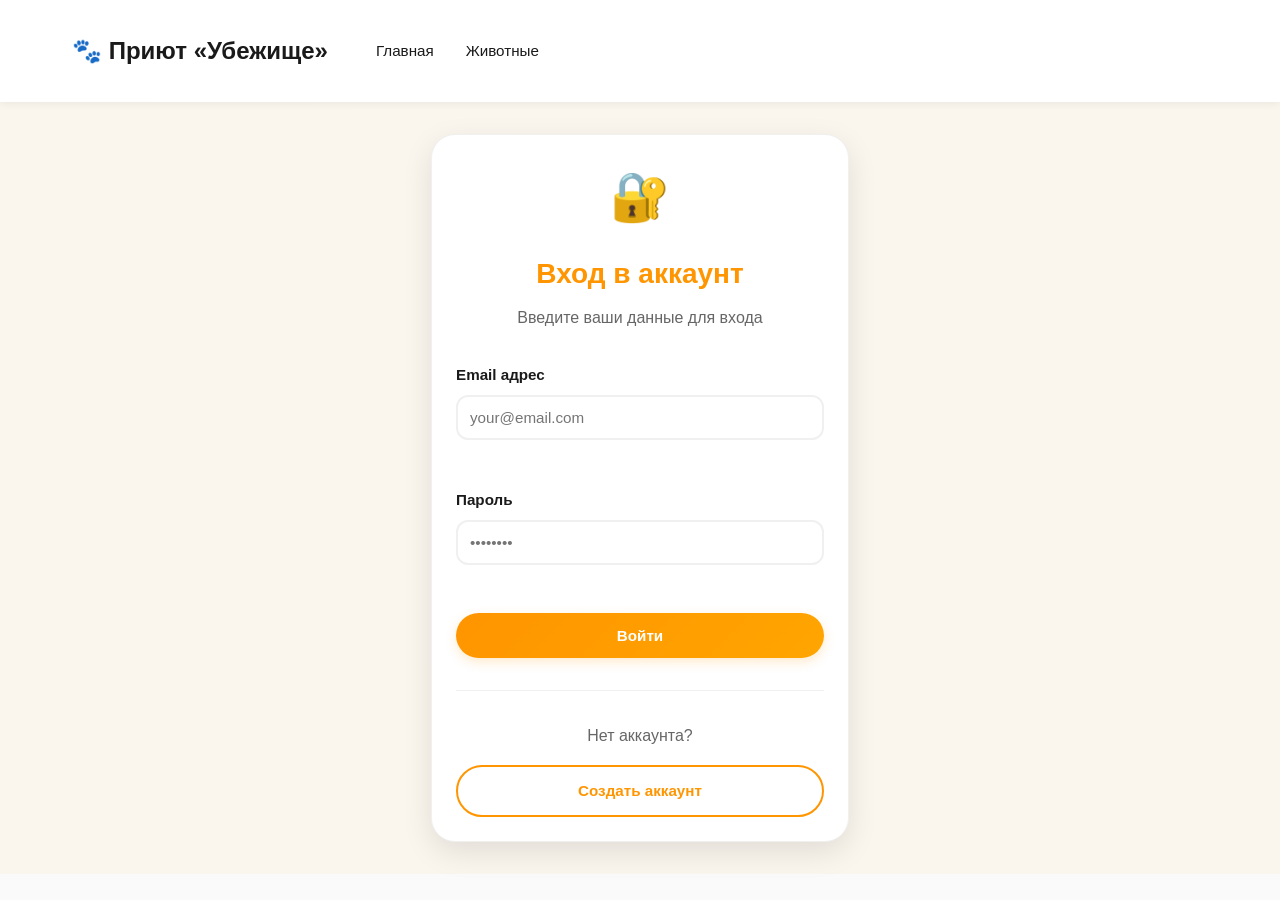
<file: login.html>
<!DOCTYPE html>
<html lang="ru">
<head>
    <meta charset="UTF-8">
    <meta name="viewport" content="width=device-width, initial-scale=1.0">
    <title>Вход - Приют «Убежище»</title>
    <link rel="stylesheet" href="css/style.css">
</head>
<body>
    <div class="notifications"></div>

    <header>
        <div class="container">
            <h1>🐾 Приют «Убежище»</h1>
            <nav>
                <a href="index.html">Главная</a>
                <a href="animals.html">Животные</a>
            </nav>
        </div>
    </header>

    <section style="min-height: calc(100vh - 200px); display: flex; align-items: center; justify-content: center; background: linear-gradient(135deg, rgba(255, 149, 0, 0.05) 0%, rgba(255, 165, 0, 0.05) 100%); padding: 2rem 0;">
        <div style="max-width: 450px; width: 100%; padding: 0 1rem;">
            <div class="card" style="box-shadow: 0 10px 30px rgba(0,0,0,0.1);">
                <div style="text-align: center; margin-bottom: 2rem;">
                    <div style="font-size: 3rem; margin-bottom: 1rem;">🔐</div>
                    <h1 style="font-size: 1.75rem; margin-bottom: 0.5rem; color: var(--primary-orange);">Вход в аккаунт</h1>
                    <p style="color: var(--text-gray); margin: 0;">Введите ваши данные для входа</p>
                </div>

                <form id="login-form" style="display: flex; flex-direction: column; gap: 1.5rem;">
                    <div class="form-group">
                        <label for="email">Email адрес</label>
                        <input type="email" id="email" name="email" placeholder="your@email.com" required>
                    </div>

                    <div class="form-group">
                        <label for="password">Пароль</label>
                        <input type="password" id="password" name="password" placeholder="••••••••" required>
                    </div>

                    <button type="submit" class="btn btn-primary" style="width: 100%; padding: 0.875rem; font-weight: 700;">Войти</button>
                </form>

                <div style="margin-top: 2rem; padding-top: 2rem; border-top: 1px solid var(--border-light); text-align: center;">
                    <p style="color: var(--text-gray); margin-bottom: 1rem;">Нет аккаунта?</p>
                    <a href="register.html" class="btn btn-outline" style="width: 100%;">Создать аккаунт</a>
                </div>
            </div>
        </div>
    </section>

    <!-- Подключаем скрипт. ВАЖНО: файл app.js должен лежать в папке js/ -->
    <script src="js/app.js"></script>
    <script>
        document.addEventListener('DOMContentLoaded', () => {
            const loginForm = document.getElementById('login-form');
            if (loginForm) {
                loginForm.addEventListener('submit', (e) => {
                    e.preventDefault();
                    const email = document.getElementById('email').value;
                    const password = document.getElementById('password').value;
                    
                    // Проверяем, загружена ли функция login из app.js
                    if (typeof login === 'function') {
                        login(email, password);
                    } else {
                        alert('Ошибка: Скрипт app.js не загружен. Проверьте, что файл лежит в папке js/');
                    }
                });
            }
        });
    </script>
</body>
</html>
</file>
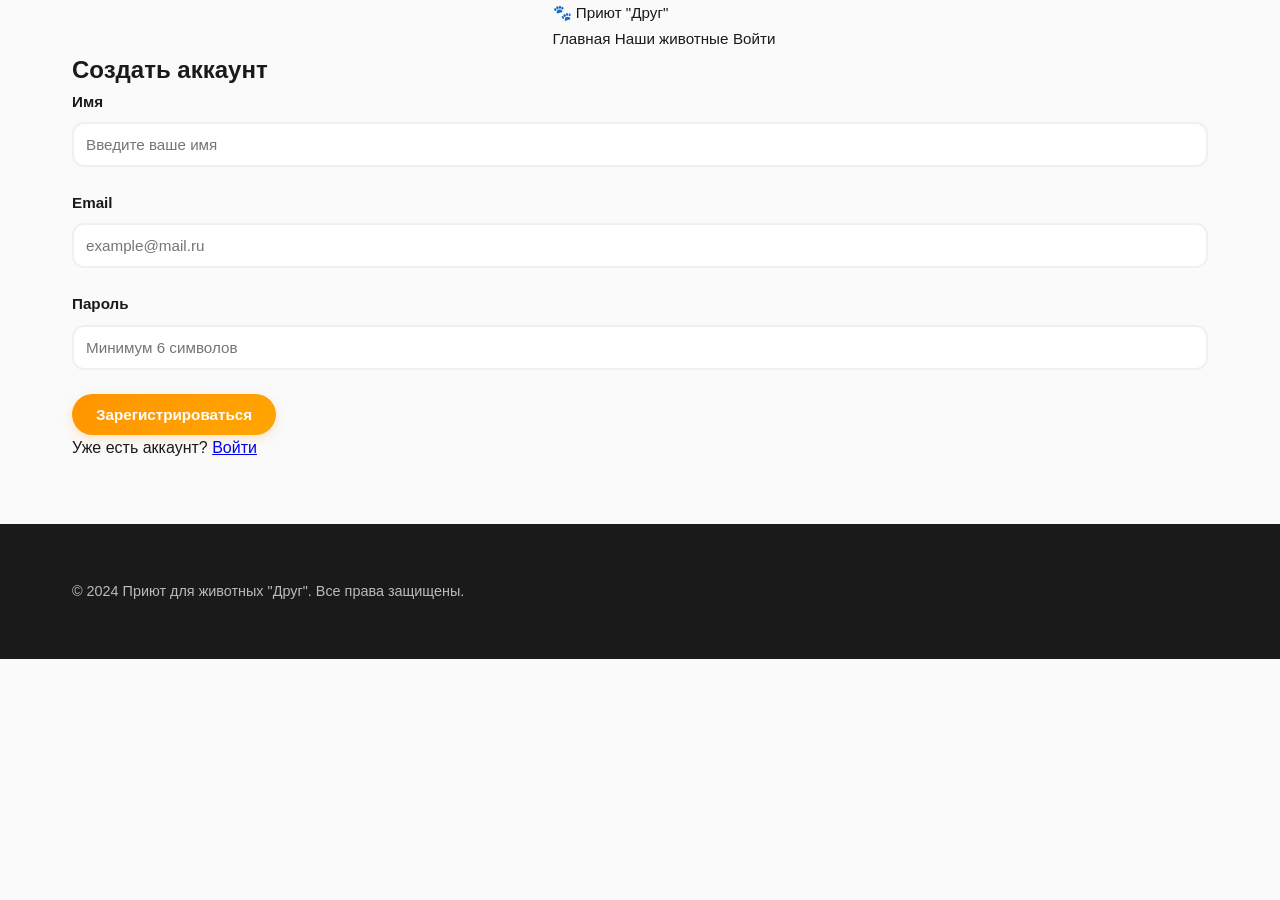
<file: register.html>
<!DOCTYPE html>
<html lang="ru">
<head>
    <meta charset="UTF-8">
    <meta name="viewport" content="width=device-width, initial-scale=1.0">
    <title>Регистрация - Приют для животных</title>
    <link rel="stylesheet" href="css/style.css">
</head>
<body>
    <nav class="navbar">
        <div class="container">
            <a href="index.html" class="logo">🐾 Приют "Друг"</a>
            <div class="nav-links">
                <a href="index.html">Главная</a>
                <a href="catalog.html">Наши животные</a>
                <a href="login.html">Войти</a>
            </div>
        </div>
    </nav>

    <div class="container">
        <div class="auth-form">
            <h2>Создать аккаунт</h2>
            <!-- Убрали onsubmit="register()", теперь за это отвечает js/app.js -->
            <form id="registerForm">
                <div class="form-group">
                    <label for="name">Имя</label>
                    <input type="text" id="name" name="name" required placeholder="Введите ваше имя">
                </div>
                <div class="form-group">
                    <label for="email">Email</label>
                    <input type="email" id="email" name="email" required placeholder="example@mail.ru">
                </div>
                <div class="form-group">
                    <label for="password">Пароль</label>
                    <input type="password" id="password" name="password" required placeholder="Минимум 6 символов">
                </div>
                <button type="submit" class="btn btn-primary">Зарегистрироваться</button>
            </form>
            <p class="auth-footer">
                Уже есть аккаунт? <a href="login.html">Войти</a>
            </p>
        </div>
    </div>

    <footer class="footer">
        <div class="container">
            <p>&copy; 2024 Приют для животных "Друг". Все права защищены.</p>
        </div>
    </footer>

    <!-- Подключаем основной файл скриптов -->
    <script src="js/app.js"></script>
</body>
</html>
</file>
<file: css/style.css>
* {
    margin: 0;
    padding: 0;
    box-sizing: border-box;
}

:root {
    --primary-orange: #ff9500;
    --primary-orange-dark: #f58a00;
    --primary-orange-light: #ffb84d;
    --accent-orange: #ffa500;
    --bg-light: #fafafa;
    --bg-white: #ffffff;
    --text-dark: #1a1a1a;
    --text-gray: #666666;
    --text-light: #999999;
    --border-light: #f0f0f0;
    --success: #4caf50;
    --warning: #ff9800;
    --danger: #f44336;
}

body {
    font-family: -apple-system, BlinkMacSystemFont, 'Segoe UI', 'Roboto', 'Oxygen', 'Ubuntu', 'Cantarell', sans-serif;
    background-color: var(--bg-light);
    color: var(--text-dark);
    line-height: 1.6;
}

/* Header & Navigation */
header {
    background-color: var(--bg-white);
    padding: 1rem 0;
    box-shadow: 0 2px 8px rgba(0, 0, 0, 0.06);
    position: sticky;
    top: 0;
    z-index: 100;
}

.header-top {
    background-color: #f5f5f5;
    padding: 0.5rem 0;
    font-size: 0.85rem;
    color: var(--text-gray);
}

.header-top .container {
    display: flex;
    justify-content: space-between;
    align-items: center;
}

.header-top a {
    color: var(--text-gray);
    text-decoration: none;
    margin: 0 1rem;
}

.container {
    max-width: 1200px;
    margin: 0 auto;
    padding: 0 2rem;
}

header .container {
    display: flex;
    justify-content: space-between;
    align-items: center;
    padding: 1rem 2rem;
}

header h1 {
    font-size: 1.5rem;
    font-weight: 700;
    color: var(--text-dark);
    display: flex;
    align-items: center;
    gap: 0.5rem;
}

nav {
    display: flex;
    gap: 2rem;
    align-items: center;
    flex: 1;
    margin-left: 3rem;
}

nav a {
    color: var(--text-dark);
    text-decoration: none;
    font-weight: 500;
    font-size: 0.95rem;
    transition: color 0.3s ease;
    position: relative;
}

nav a:hover {
    color: var(--primary-orange);
}

nav a.active {
    color: var(--primary-orange);
}

nav a.active::after {
    content: '';
    position: absolute;
    bottom: -0.5rem;
    left: 0;
    right: 0;
    height: 3px;
    background-color: var(--primary-orange);
    border-radius: 2px;
}

.header-right {
    display: flex;
    gap: 1.5rem;
    align-items: center;
    margin-left: auto;
}

.search-box {
    display: flex;
    align-items: center;
    background-color: var(--bg-light);
    border-radius: 50px;
    padding: 0.5rem 1rem;
    width: 250px;
}

.search-box input {
    background: none;
    border: none;
    outline: none;
    width: 100%;
    font-size: 0.9rem;
}

.header-icons {
    display: flex;
    gap: 1rem;
    align-items: center;
}

.header-icons button {
    background: none;
    border: none;
    font-size: 1.2rem;
    cursor: pointer;
    transition: transform 0.3s ease;
}

.header-icons button:hover {
    transform: scale(1.1);
}

/* Buttons */
.btn {
    display: inline-block;
    padding: 0.75rem 1.5rem;
    border: none;
    border-radius: 50px;
    font-weight: 600;
    cursor: pointer;
    text-decoration: none;
    transition: all 0.3s ease;
    font-size: 0.95rem;
}

.btn-primary {
    background: linear-gradient(135deg, var(--primary-orange) 0%, var(--accent-orange) 100%);
    color: white;
    box-shadow: 0 4px 12px rgba(255, 149, 0, 0.2);
}

.btn-primary:hover {
    transform: translateY(-2px);
    box-shadow: 0 8px 20px rgba(255, 149, 0, 0.3);
}

.btn-outline {
    background-color: transparent;
    color: var(--primary-orange);
    border: 2px solid var(--primary-orange);
}

.btn-outline:hover {
    background-color: var(--primary-orange);
    color: white;
}

.btn-secondary {
    background-color: var(--bg-light);
    color: var(--text-dark);
    border: 1px solid var(--border-light);
}

.btn-secondary:hover {
    background-color: var(--border-light);
}

.btn-small {
    padding: 0.5rem 1rem;
    font-size: 0.85rem;
}

/* Cards */
.card {
    background: var(--bg-white);
    border-radius: 1.5rem;
    padding: 1.5rem;
    box-shadow: 0 2px 8px rgba(0, 0, 0, 0.06);
    transition: all 0.3s ease;
    border: 1px solid var(--border-light);
}

.card:hover {
    box-shadow: 0 8px 24px rgba(0, 0, 0, 0.1);
    transform: translateY(-4px);
}

/* Hero Section */
.hero {
    background: linear-gradient(135deg, rgba(255, 149, 0, 0.05) 0%, rgba(255, 165, 0, 0.05) 100%);
    padding: 4rem 0;
    position: relative;
    overflow: hidden;
}

.hero::before {
    content: '';
    position: absolute;
    top: -50%;
    right: -10%;
    width: 600px;
    height: 600px;
    background: linear-gradient(135deg, var(--primary-orange) 0%, var(--accent-orange) 100%);
    border-radius: 50%;
    opacity: 0.1;
    z-index: 0;
}

.hero .container {
    display: grid;
    grid-template-columns: 1fr 1fr;
    gap: 3rem;
    align-items: center;
    position: relative;
    z-index: 1;
}

.hero-content h1 {
    font-size: 2.5rem;
    line-height: 1.2;
    margin-bottom: 1rem;
    color: var(--text-dark);
    font-weight: 800;
}

.hero-content .label {
    color: var(--primary-orange);
    font-weight: 600;
    font-size: 0.9rem;
    margin-bottom: 0.5rem;
    text-transform: uppercase;
    letter-spacing: 1px;
}

.hero-content p {
    color: var(--text-gray);
    font-size: 1.1rem;
    margin-bottom: 2rem;
    line-height: 1.8;
}

.hero-image {
    display: flex;
    justify-content: center;
    align-items: center;
    height: 400px;
    position: relative;
}

.hero-image-circle {
    width: 350px;
    height: 350px;
    background: linear-gradient(135deg, var(--primary-orange) 0%, var(--accent-orange) 100%);
    border-radius: 50%;
    display: flex;
    justify-content: center;
    align-items: center;
    font-size: 150px;
    box-shadow: 0 20px 60px rgba(255, 149, 0, 0.2);
}

/* Categories Section */
.categories-section {
    padding: 4rem 0;
}

.categories-section h2 {
    font-size: 2rem;
    margin-bottom: 3rem;
    color: var(--text-dark);
    font-weight: 700;
}

.categories-grid {
    display: grid;
    grid-template-columns: repeat(auto-fit, minmax(200px, 1fr));
    gap: 2rem;
}

.category-card {
    background: var(--bg-white);
    border-radius: 1.5rem;
    padding: 2rem;
    text-align: center;
    cursor: pointer;
    transition: all 0.3s ease;
    border: 2px solid var(--border-light);
    box-shadow: 0 2px 8px rgba(0, 0, 0, 0.06);
}

.category-card:hover {
    border-color: var(--primary-orange);
    box-shadow: 0 8px 24px rgba(255, 149, 0, 0.15);
    transform: translateY(-8px);
}

.category-card-icon {
    font-size: 3rem;
    margin-bottom: 1rem;
    display: block;
}

.category-card h3 {
    font-size: 1.1rem;
    color: var(--text-dark);
    margin-bottom: 0.5rem;
    font-weight: 600;
}

.category-card p {
    color: var(--text-light);
    font-size: 0.85rem;
}

/* Forms */
.form-group {
    margin-bottom: 1.5rem;
}

label {
    display: block;
    margin-bottom: 0.5rem;
    font-weight: 600;
    color: var(--text-dark);
    font-size: 0.95rem;
}

input[type="text"],
input[type="email"],
input[type="password"],
input[type="number"],
input[type="url"],
textarea,
select {
    width: 100%;
    padding: 0.75rem;
    border: 2px solid var(--border-light);
    border-radius: 0.75rem;
    font-family: inherit;
    font-size: 0.95rem;
    transition: all 0.3s ease;
    background-color: var(--bg-white);
}

input[type="text"]:focus,
input[type="email"]:focus,
input[type="password"]:focus,
input[type="number"]:focus,
input[type="url"]:focus,
textarea:focus,
select:focus {
    outline: none;
    border-color: var(--primary-orange);
    box-shadow: 0 0 0 3px rgba(255, 149, 0, 0.1);
}

textarea {
    resize: vertical;
    min-height: 120px;
}

/* Grid */
.grid {
    display: grid;
    gap: 2rem;
}

.grid-1 { grid-template-columns: 1fr; }
.grid-2 { grid-template-columns: repeat(auto-fit, minmax(300px, 1fr)); }
.grid-3 { grid-template-columns: repeat(auto-fit, minmax(280px, 1fr)); }
.grid-4 { grid-template-columns: repeat(auto-fit, minmax(250px, 1fr)); }

/* Animal Cards */
.animal-card {
    background: var(--bg-white);
    border-radius: 1.5rem;
    overflow: hidden;
    box-shadow: 0 2px 8px rgba(0, 0, 0, 0.06);
    transition: all 0.3s ease;
    border: 1px solid var(--border-light);
}

.animal-card:hover {
    box-shadow: 0 8px 24px rgba(0, 0, 0, 0.1);
    transform: translateY(-4px);
}

.animal-card-image {
    width: 100%;
    height: 200px;
    background: linear-gradient(135deg, rgba(255, 149, 0, 0.1) 0%, rgba(255, 165, 0, 0.1) 100%);
    display: flex;
    justify-content: center;
    align-items: center;
    font-size: 4rem;
}

.animal-card-content {
    padding: 1.5rem;
}

.animal-card h3 {
    font-size: 1.2rem;
    color: var(--text-dark);
    margin-bottom: 0.5rem;
    font-weight: 600;
}

.animal-card .species {
    color: var(--primary-orange);
    font-weight: 600;
    font-size: 0.9rem;
    margin-bottom: 0.5rem;
}

.animal-card p {
    color: var(--text-gray);
    font-size: 0.9rem;
    margin-bottom: 1rem;
    line-height: 1.5;
}

.animal-card .status {
    display: inline-block;
    padding: 0.4rem 0.8rem;
    border-radius: 50px;
    font-size: 0.8rem;
    font-weight: 600;
    margin-bottom: 1rem;
}

.status.available {
    background-color: rgba(76, 175, 80, 0.1);
    color: var(--success);
}

.status.reserved {
    background-color: rgba(255, 152, 0, 0.1);
    color: var(--warning);
}

.status.adopted {
    background-color: rgba(244, 67, 54, 0.1);
    color: var(--danger);
}

/* Badges */
.badge {
    display: inline-block;
    padding: 0.4rem 0.8rem;
    border-radius: 0.25rem;
    font-size: 0.85rem;
    font-weight: 600;
}

.badge-primary {
    background-color: rgba(255, 149, 0, 0.1);
    color: var(--primary-orange);
}

/* Sections */
section {
    padding: 3rem 0;
}

section h2 {
    font-size: 2rem;
    margin-bottom: 2rem;
    color: var(--text-dark);
    font-weight: 700;
}

section h3 {
    font-size: 1.5rem;
    margin-bottom: 1rem;
    color: var(--text-dark);
    font-weight: 700;
}

/* Footer */
footer {
    background-color: var(--text-dark);
    color: white;
    padding: 3rem 0;
    margin-top: 4rem;
}

footer h4 {
    color: var(--primary-orange);
    margin-bottom: 1rem;
    font-weight: 600;
}

footer p {
    color: rgba(255, 255, 255, 0.7);
    margin: 0.5rem 0;
    font-size: 0.9rem;
}

footer .footer-bottom {
    border-top: 1px solid rgba(255, 255, 255, 0.1);
    padding-top: 2rem;
    text-align: center;
    color: rgba(255, 255, 255, 0.5);
    margin-top: 2rem;
}

/* Loader */
.loader {
    border: 4px solid var(--border-light);
    border-top: 4px solid var(--primary-orange);
    border-radius: 50%;
    width: 40px;
    height: 40px;
    animation: spin 1s linear infinite;
    margin: 2rem auto;
}

@keyframes spin {
    0% { transform: rotate(0deg); }
    100% { transform: rotate(360deg); }
}

/* Notifications */
.notifications {
    position: fixed;
    top: 2rem;
    right: 2rem;
    z-index: 1000;
    max-width: 400px;
}

.notification {
    background: white;
    padding: 1rem 1.5rem;
    border-radius: 0.75rem;
    margin-bottom: 1rem;
    box-shadow: 0 4px 12px rgba(0, 0, 0, 0.15);
    animation: slideIn 0.3s ease;
    border-left: 4px solid var(--primary-orange);
}

.notification.error {
    border-left-color: var(--danger);
}

.notification.success {
    border-left-color: var(--success);
}

.notification.warning {
    border-left-color: var(--warning);
}

@keyframes slideIn {
    from {
        transform: translateX(400px);
        opacity: 0;
    }
    to {
        transform: translateX(0);
        opacity: 1;
    }
}

/* Responsive */
@media (max-width: 768px) {
    .container {
        padding: 0 1rem;
    }

    header .container {
        flex-direction: column;
        gap: 1rem;
        padding: 1rem;
    }

    nav {
        margin-left: 0;
        gap: 1rem;
        flex-wrap: wrap;
        justify-content: center;
    }

    .header-right {
        width: 100%;
        justify-content: center;
        margin-left: 0;
    }

    .search-box {
        width: 100%;
        max-width: 300px;
    }

    .hero .container {
        grid-template-columns: 1fr;
    }

    .hero-content h1 {
        font-size: 1.8rem;
    }

    .hero-image-circle {
        width: 250px;
        height: 250px;
        font-size: 100px;
    }

    .categories-grid {
        grid-template-columns: repeat(auto-fit, minmax(150px, 1fr));
    }

    .notifications {
        left: 1rem;
        right: 1rem;
        max-width: none;
    }
}

/* Utility Classes */
.text-center { text-align: center; }
.text-primary { color: var(--primary-orange); }
.text-dark { color: var(--text-dark); }
.text-light { color: var(--text-light); }
.mt-1 { margin-top: 0.5rem; }
.mt-2 { margin-top: 1rem; }
.mt-3 { margin-top: 1.5rem; }
.mt-4 { margin-top: 2rem; }
.mb-1 { margin-bottom: 0.5rem; }
.mb-2 { margin-bottom: 1rem; }
.mb-3 { margin-bottom: 1.5rem; }
.mb-4 { margin-bottom: 2rem; }
.p-2 { padding: 1rem; }
.p-3 { padding: 1.5rem; }
.p-4 { padding: 2rem; }
</file>
